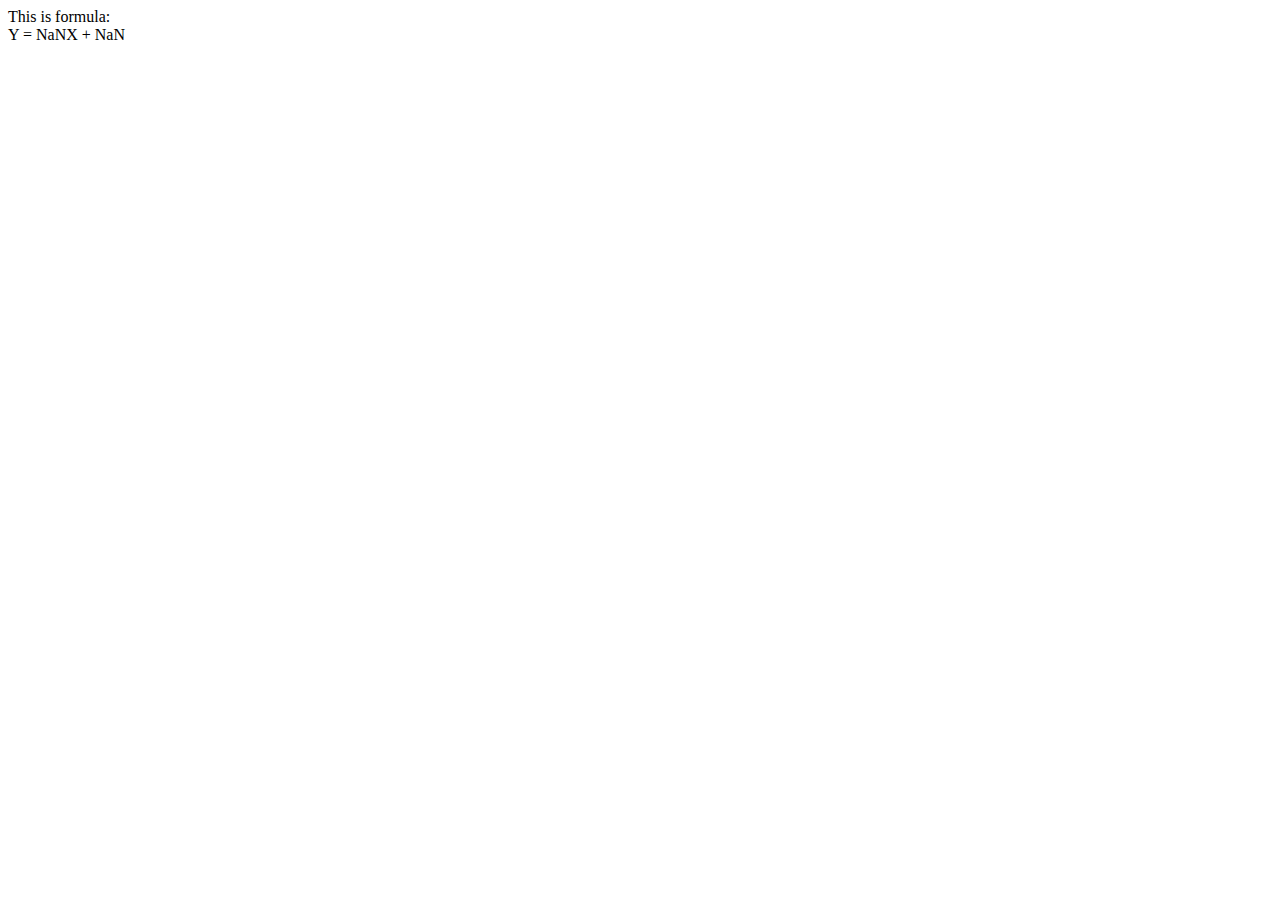
<file: lesson_1/index.html>
<!DOCTYPE html>
<html>
<head>
	<meta charset="utf-8">
	<meta name="viewport" content="width=device-width, initial-scale=1">
	<title>Homework</title>
</head>

<body>


	<script src="js/task1.js"></script>
	<!-- commented other scripts
  <script src="js/task2.js"></script>
  <script src="js/task3.js"></script>
  <script src="js/task4.js"></script>
  <script src="js/task5.js"></script>
	-->

</body>
</html>
</file>
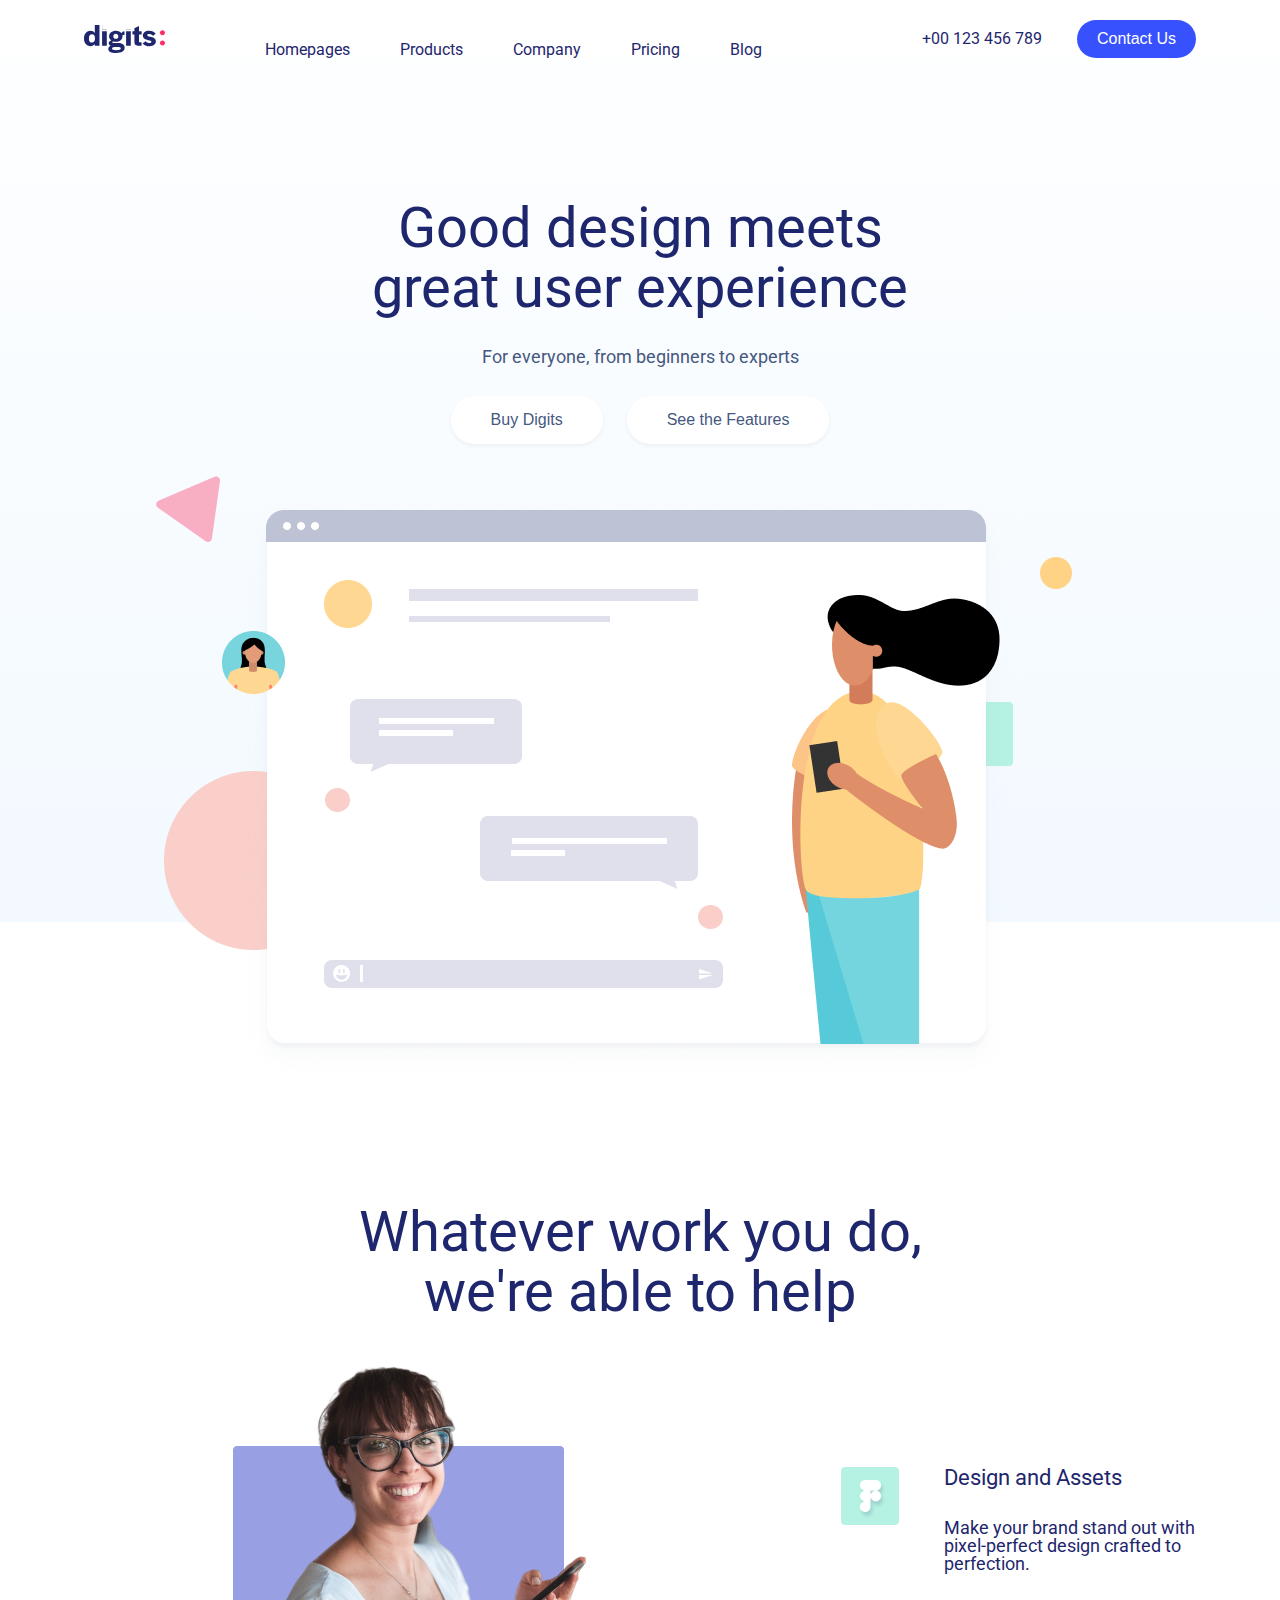
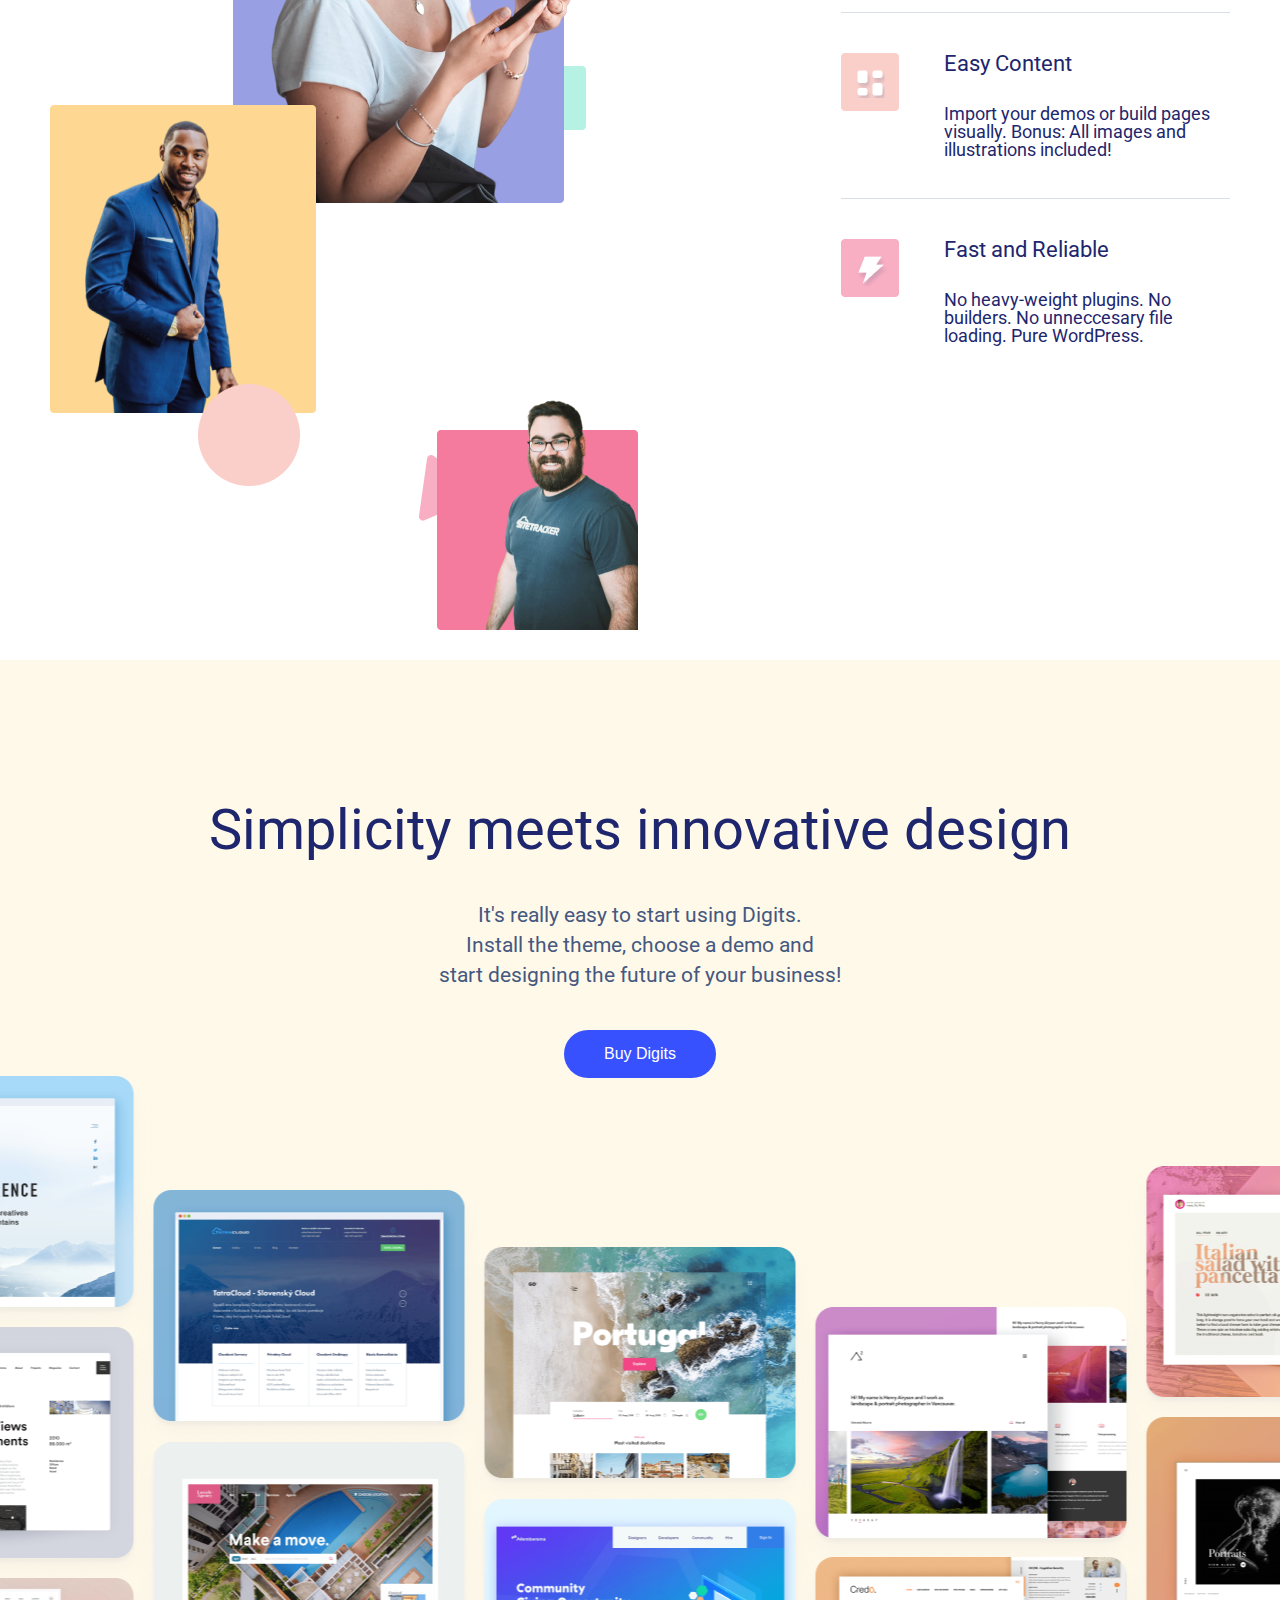
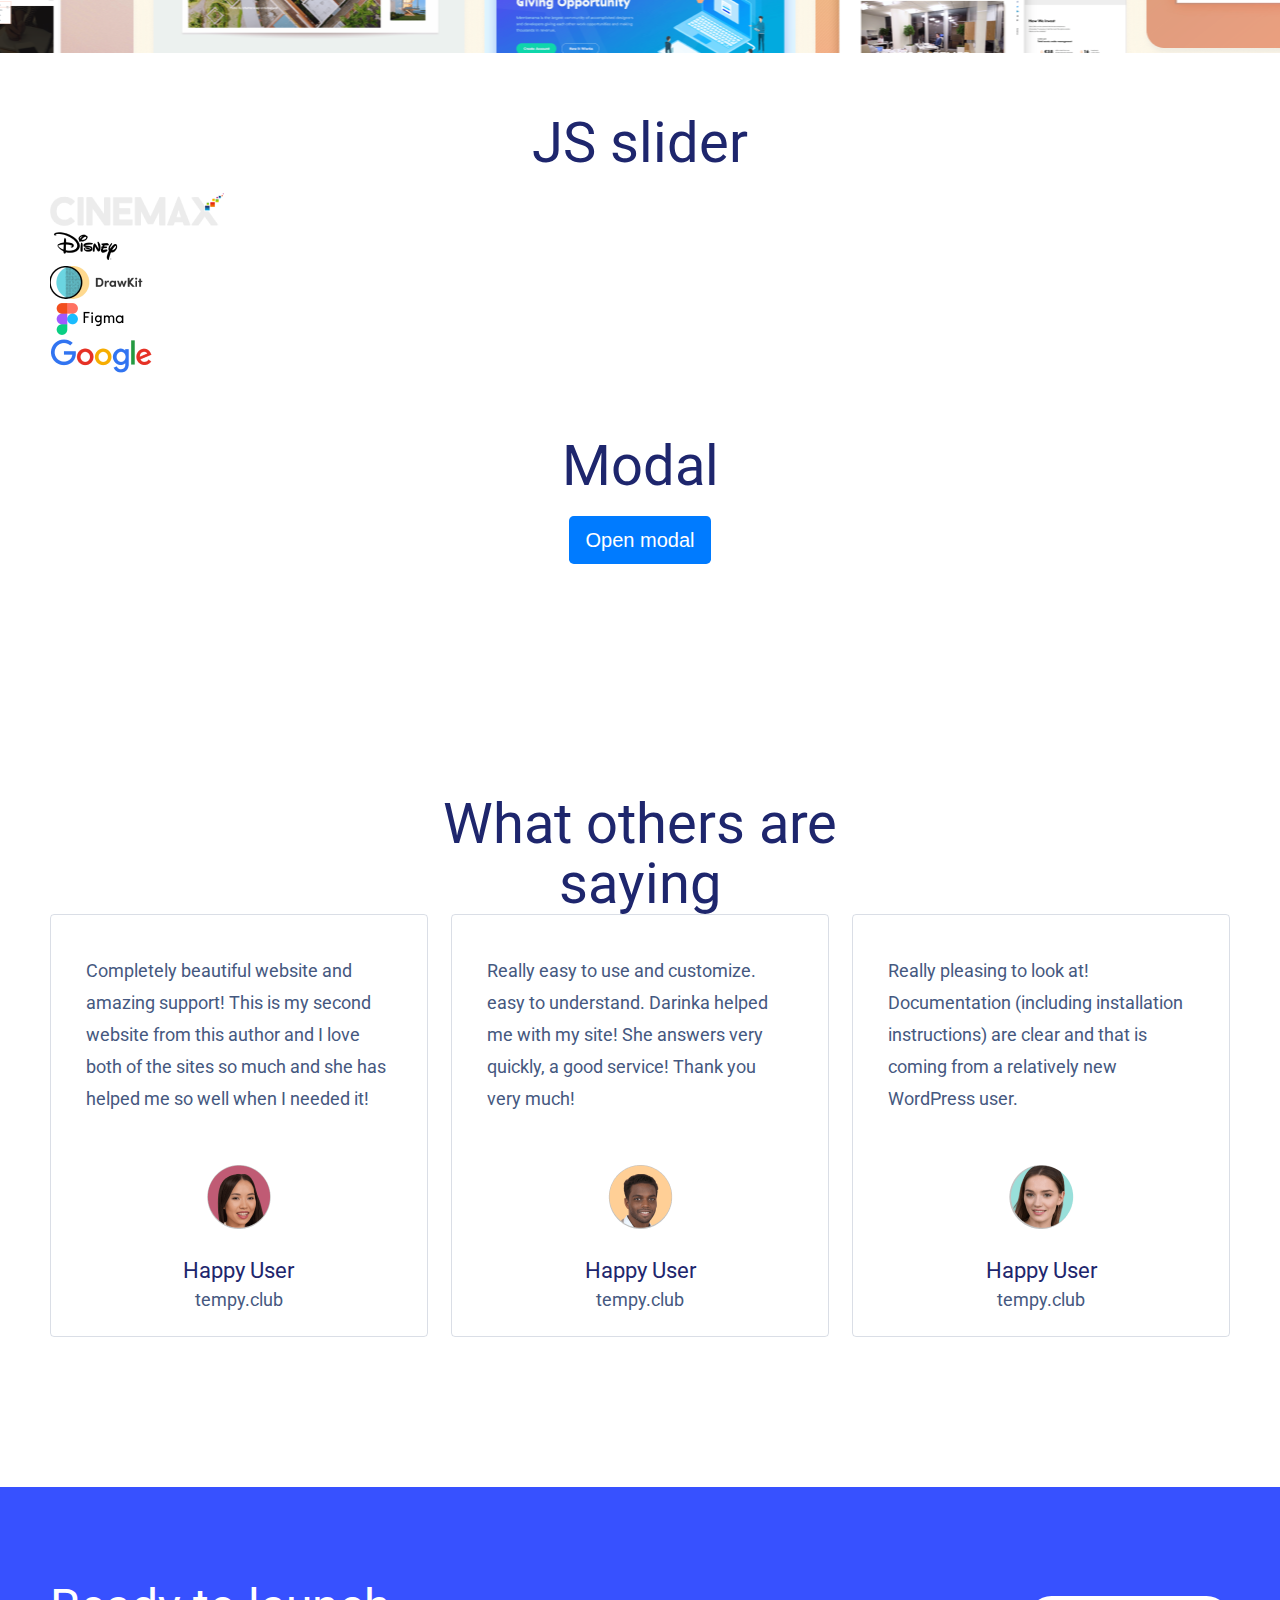
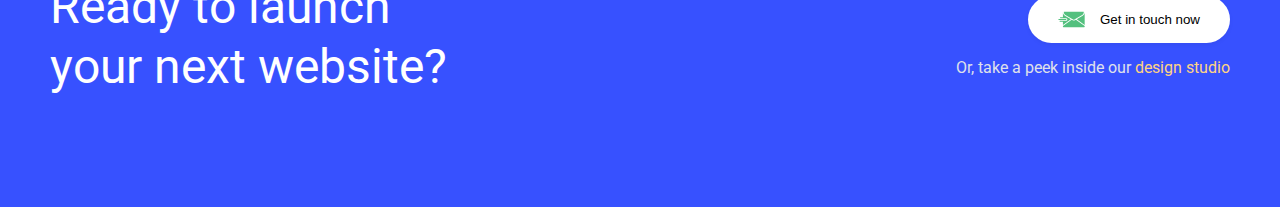
<file: Project/index.html>
<!DOCTYPE html>
<html lang="en">

<head>
    <meta charset="UTF-8">
    <meta name="viewport" content="width=device-width, initial-scale=1.0">

    <!-- Slick CSS -->
    <link rel="stylesheet" type="text/css" href="slick/slick.css"/>
    <link rel="stylesheet" type="text/css" href="slick/slick-theme.css"/>
   
    <link rel="stylesheet" href="css/reset.css">
    <link rel="stylesheet" href="css/style.css">
    <link rel="preconnect" href="https://fonts.gstatic.com">
    <link href="https://fonts.googleapis.com/css2?family=Roboto:wght@400;700&display=swap" rel="stylesheet">
    <title>Project JS</title>

</head>

<body>
    <div class="header">
        <div class="container">
            <div class="header__inner">
                <img class="header__logo" src="img/header/logo.svg" alt="">

                <ul class="header__menu">
                    <li class="header__menu-item"><a href="#" class="header__menu-link">Homepages</a></li>
                    <li class="header__menu-item"><a href="#" class="header__menu-link">Products</a></li>
                    <li class="header__menu-item"><a href="#" class="header__menu-link">Company</a></li>
                    <li class="header__menu-item"><a href="#" class="header__menu-link">Pricing</a></li>
                    <li class="header__menu-item"><a href="#" class="header__menu-link">Blog</a></li>
                </ul>

                <a class="header__phone" href="tel:00123456789">
                    +00 123 456 789
                </a>

                <button class="header__btn">
                    Contact Us
                </button>
            </div>
        </div>
    </div>

    <div class="hero">
        <div class="container">
            <div class="hero__inner">
                <p class="title hero__inner-title">
                    Good design meets<br>
                    great user experience
                </p>
                <p class="hero__inner-text">
                    For everyone, from beginners to experts
                </p>
                <button class="hero__inner-btn">
                    Buy Digits
                </button>
                <button class="hero__inner-btn">
                    See the Features
                </button>

                <img class="hero__inner-img" src="img/hero/header-girl.png" alt="">
            </div>
        </div>
    </div>

    <div class="about">
        <div class="container">
            <div class="about__inner">
                <p class="title about__inner-title">
                    Whatever work you do,<br>we're able to help
                </p>
                <div class="about__inner-content">
                    <div class="about__content-left">
                        <img src="img/about/about.png" alt="">
                    </div>

                    <div class="about__content-right">
                        <ul class="about__content-list">
                            <li class="about__content-item">
                                <img src="img/about/1.png" alt="" class="">
                                <div>
                                    <p class="about__content-title">
                                        Design and Assets
                                    </p>
                                    <p class="about__content-text">
                                        Make your brand stand out with pixel-perfect design crafted to perfection.
                                    </p>
                                </div>
                            </li>
                            <li class="about__content-item">
                                <img src="img/about/2.png" alt="" class="">
                                <div>
                                    <p class="about__content-title">
                                        Easy Content
                                    </p>
                                    <p class="about__content-text">
                                        Import your demos or build pages visually. Bonus: All images and illustrations included!
                                    </p>
                                </div>
                            </li>
                            <li class="about__content-item">
                                <img src="img/about/3.png" alt="" class="">
                                <div>
                                    <p class="about__content-title">
                                        Fast and Reliable
                                    </p>
                                    <p class="about__content-text">
                                        No heavy-weight plugins. No builders. No unneccesary file loading. Pure WordPress.
                                    </p>
                                </div>
                            </li>
                        </ul>
                    </div>
                </div>
            </div>
        </div>
    </div>

    <div class="portfolio">
        <div class="container">
            <div class="portfolio__inner">
                <p class="title portfolio__title">
                    Simplicity meets innovative design
                </p>
                <p class="portfolio__text">
                    It's really easy to start using Digits.<br>
                    Install the theme, choose a demo and<br>
                    start designing the future of your business!
                </p>
                <button class="portfolio__buy-btn">
                    Buy Digits
                </button>

            </div>
        </div>
    </div>

    <div class="test-slider">
        <div class="container">
            <div class="row">
                <div class="col-lg-12">
                    <p class="title">
                        JS slider
                    </p>
                    <div class="js-slider">
                        <div><img src="./img/logo/cinema-x.png" alt=""></div>
                        <div><img src="./img/logo/disney.png" alt=""></div>
                        <div><img src="./img/logo/draw-kit.png" alt=""></div>
                        <div><img src="./img/logo/figma.png" alt=""></div>
                        <div><img src="./img/logo/google.png" alt=""></div>
                      </div>
                </div>
            </div>
        </div>
    </div>

    <div class="modal-section">
        <div class="container">
            <div class="row">
                <div class="col-lg-12 text-center">
                    <p class="title">Modal</p>
                    <button id="modalBtn" class="btn-modal">Open modal</button>
                </div>
            </div>
        </div>
    </div>

    <!-- The Modal -->
    <div id="myModal" class="modal">

        <!-- Modal content -->
        <div class="modal-content text-center">
            <span class="close">&times;</span>
            <p class="modal-title">Fill in user information</p>
            <!-- <form action=""> page reloads with "form" tag-->
                <input type="text"   class="user-input" id="userName" placeholder="Name:">
                <input type="number" class="user-input" id="userAge"  placeholder="Age:">
                <button onclick="getInfo();" id="btnSubmit"  class="submit">Submit</button>
            <!-- </form> -->
            
        </div>
    
    </div>
                        
            

    <div class="test">
        <div class="container">
            <div class="test__inner">
                <p class="title">
                    What others are<br> saying
                </p>
            
                <ul class="test__list">
                    <li class="test__item">
                        <p class="test__item-text">
                            Completely beautiful website and amazing support! This is my second website from this author and I love both of the sites so much and she has helped me so well when I needed it!
                        </p>
                        <div>
                            <img class="test__item-img" src="img/test/1.png" alt="" >
                            <p class="test__item-name">
                                Happy User
                            </p>
                            <p class="test__item-company">
                                tempy.club
                            </p>
                        </div>
                    </li>
                    <li class="test__item">
                        <p class="test__item-text">
                            Really easy to use and customize. easy to understand. Darinka helped me with my site! She answers very quickly, a good service! Thank you very much!
                        </p>
                        <div>
                            <img class="test__item-img" src="img/test/2.png" alt="" >
                            <p class="test__item-name">
                                Happy User
                            </p>
                            <p class="test__item-company">
                                tempy.club
                            </p>
                        </div>
                    </li>
                    <li class="test__item">
                        <p class="test__item-text">
                            Really pleasing to look at! Documentation (including installation instructions) are clear and that is coming from a relatively new WordPress user.
                        </p>
                        <div>
                            <img class="test__item-img" src="img/test/3.png" alt="" >
                            <p class="test__item-name">
                                Happy User
                            </p>
                            <p class="test__item-company">
                                tempy.club
                            </p>
                        </div>
                    </li>
                </ul>
            </div>
        </div>
    </div>

    <div class="cta">
        <div class="container">
            <div class="cta__inner">
                <p class="cta__text">
                    Ready to launch<br>
                    your next website?
                </p>
                <div class="cta__btn">
                    <button>
                        <img src="img/cta/mail.svg" alt="">
                        <span>
                            Get in touch now
                        </span>
                    </button>
                    <p>
                        Or, take a peek inside our <span>design studio</span> 
                    </p>
                </div>
            </div>
        </div>
    </div>  

    <button onclick="topFunction()" id="myBtn">^</button>
    
    <!-- Slick JS -->
    <script type="text/javascript"  src="https://yastatic.net/jquery/3.3.1/jquery.min.js">
    <script type="text/javascript" src="//code.jquery.com/jquery-migrate-1.2.1.min.js"></script>
    <script type="text/javascript" src="slick/slick.min.js"></script>
    
    <!-- My script file -->
    <script src="script.js"></script> 
				
</body>

</html>
</file>
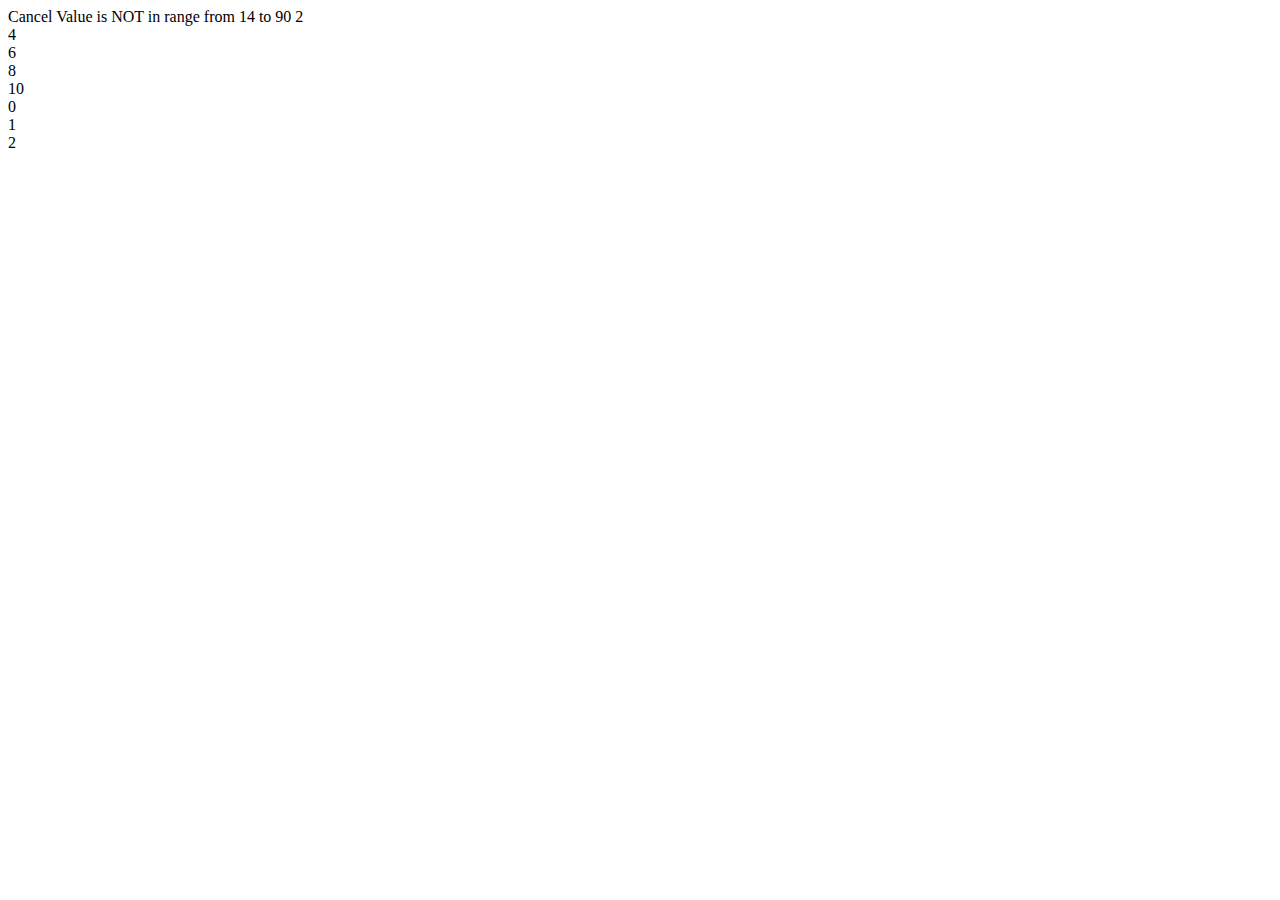
<file: lesson_2/classwork/index.html>
<!DOCTYPE html>
<html>
<head>

	<meta charset="utf-8">
	<meta name="viewport" content="width=device-width, initial-scale=1">
	<title>Classwork 2</title>

</head>

<body>

	
	<script src="./js/script1.js"></script>
	<script src="./js/script2.js"></script>
	<script src="./js/script3.js"></script>
	<script src="./js/script4.js"></script>
	<script src="./js/script5.js"></script>
	<script src="./js/script6.js"></script>
	<script src="./js/script7.js"></script>
	<script src="./js/script8.js"></script>
	<script src="./js/script9.js"></script>
	<script src="./js/script10.js"></script>
	<script src="./js/script11.js"></script>
	<script src="./js/script12.js"></script>
	<script src="./js/script13.js"></script>

</body>
</html>
</file>
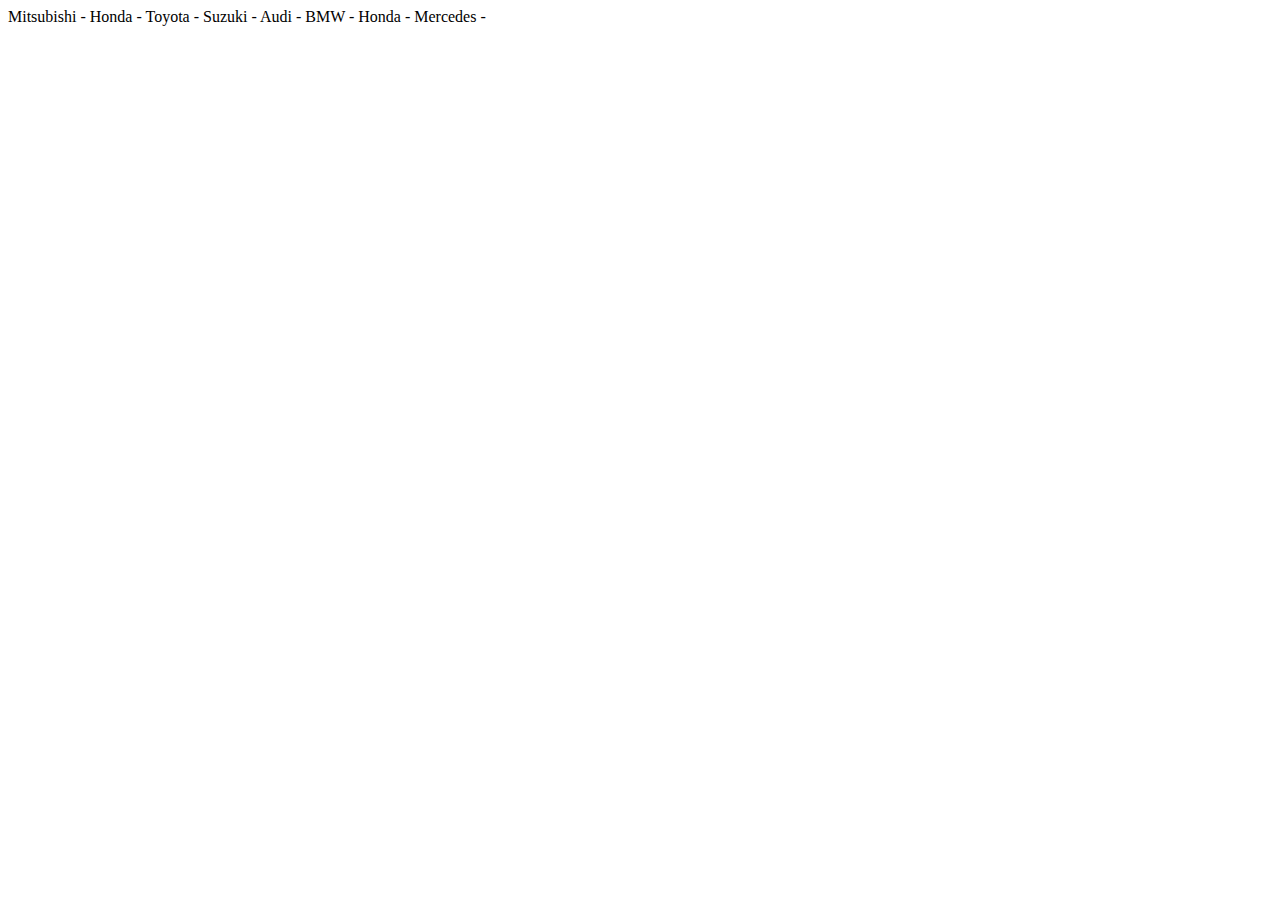
<file: lesson_3/homework/index.html>
<!DOCTYPE html>
<html>
<head>
	<meta charset="utf-8">
	<meta name="viewport" content="width=device-width, initial-scale=1">
	<title>Homework 3</title>
</head>

<body>

	<!-- <script src="js/task1.js"></script> -->
	<script src="js/task2.js"></script>
	<!-- <script src="js/task3.js"></script> -->

</body>
</html>
</file>
<file: Project/css/style.css>
* {
  -webkit-box-sizing: border-box;
          box-sizing: border-box;
}

body {
  font-family: "Roboto", serif;
}

a {
  text-decoration: none;
  color: inherit;
}

ul {
  list-style: none;
}

button {
  outline: none;
  border: none;
}

.container {
  max-width: 1180px;
  margin: 0 auto;
}

.title {
  font-size: 56px;
  line-height: 60px;
  text-align: center;
  color: #1E266D;
}

.header {
  padding-top: 20px;
}

.header__inner {
  display: -webkit-box;
  display: -ms-flexbox;
  display: flex;
  -webkit-box-align: center;
      -ms-flex-align: center;
          align-items: center;
  -webkit-box-pack: center;
      -ms-flex-pack: center;
          justify-content: center;
  color: #1E266D;
}

.header__logo {
  margin-right: 100px;
}

.header__menu {
  display: -webkit-box;
  display: -ms-flexbox;
  display: flex;
  -ms-flex-item-align: end;
      align-self: flex-end;
  margin-right: 160px;
}

.header__menu-item {
  font-size: 16px;
  margin-right: 50px;
  position: relative;
  -webkit-transition: all .5s;
  transition: all .5s;
}

.header__menu-item:hover {
  color: #3442bd;
}

.header__menu-item:hover::before {
  content: "";
  position: absolute;
  left: 65%;
  top: -20px;
  width: 10px;
  height: 6px;
  background-image: url("../img/header/menu-arrow.svg");
  background-repeat: no-repeat;
  background-position: center center;
}

.header__menu-item:last-child {
  margin-right: 0px;
}

.header__phone {
  margin-right: 35px;
}

.header__btn {
  font-size: 16px;
  color: #fff;
  padding: 10px 20px;
  border-radius: 30px;
  background-color: #3751FF;
  -webkit-transition: background-color .3s;
  transition: background-color .3s;
}

.header__btn:hover {
  cursor: pointer;
  background-color: #001eea;
}

.hero {
  color: #1E266D;
  position: relative;
}

.hero__inner {
  padding-top: 140px;
  padding-bottom: 20px;
  text-align: center;
  position: relative;
}

.hero__inner-title {
  margin-bottom: 30px;
}

.hero__inner-text {
  font-size: 18px;
  color: #455880;
  margin-bottom: 30px;
}

.hero__inner > button {
  padding: 15px 40px;
  border-radius: 30px;
  margin-bottom: 30px;
  font-size: 16px;
  -webkit-transition: all .3s;
  transition: all .3s;
}

.hero__inner > button:hover {
  cursor: pointer;
}

.hero__inner-btn {
  color: #455880;
  background-color: #fff;
  -webkit-box-shadow: 0px 2px 4px rgba(0, 0, 0, 0.05);
          box-shadow: 0px 2px 4px rgba(0, 0, 0, 0.05);
  margin-right: 20px;
}

.hero__inner-btn:hover {
  background-color: #3751FF;
  color: #fff;
}

.hero__inner-btn:last-of-type {
  margin-right: 0px;
}

.hero__inner-img {
  display: block;
  margin: 0 auto;
}

.hero::before {
  content: "";
  position: absolute;
  left: 0;
  right: 0;
  bottom: 180px;
  top: 0;
  background: -webkit-gradient(linear, left top, left bottom, from(rgba(242, 249, 255, 0.12)), to(#F2F9FF));
  background: linear-gradient(180deg, rgba(242, 249, 255, 0.12) 0%, #F2F9FF 100%);
}

.logo {
  padding: 50px 0;
}

.logo__inner {
  text-align: center;
}

.logo__inner-title {
  color: #455880;
  opacity: 50%;
  margin-bottom: 50px;
}

.logo__inner-list {
  display: -webkit-box;
  display: -ms-flexbox;
  display: flex;
  -webkit-box-pack: justify;
      -ms-flex-pack: justify;
          justify-content: space-between;
  -webkit-box-align: center;
      -ms-flex-align: center;
          align-items: center;
}

.logo__inner-item {
  opacity: 60%;
  -webkit-transition: all .3s;
  transition: all .3s;
}

.logo__inner-item:hover {
  opacity: 100%;
  cursor: pointer;
}

.about {
  padding-top: 100px;
  padding: 100px 0 30px;
}

.about__inner-title {
  margin-bottom: 35px;
}

.about__inner-content {
  display: -webkit-box;
  display: -ms-flexbox;
  display: flex;
  -webkit-box-pack: justify;
      -ms-flex-pack: justify;
          justify-content: space-between;
  width: 100%;
}

.about__content-left {
  margin-right: 50px;
  position: relative;
}

.about__content-left > img {
  display: block;
}

.about__content-right {
  width: 33%;
  position: relative;
  right: 0px;
}

.about__content-list {
  margin-top: 110px;
}

.about__content-item {
  display: -webkit-box;
  display: -ms-flexbox;
  display: flex;
  position: relative;
  margin-bottom: 40px;
}

.about__content-item > img {
  display: block;
  -ms-flex-item-align: start;
      align-self: flex-start;
  margin-right: 45px;
}

.about__content-item::after {
  content: "";
  position: absolute;
  left: 0;
  right: 0;
  bottom: 0;
  height: 1px;
  border-bottom: 1px solid rgba(69, 88, 128, 0.2);
}

.about__content-item:last-child {
  margin-bottom: 0;
}

.about__content-item:last-child::after {
  border: none;
}

.about__content-title {
  font-size: 22px;
  color: #1E266D;
  margin-bottom: 30px;
}

.about__content-text {
  font-size: 18px;
  color: #1E266D;
  margin-bottom: 40px;
}

.portfolio {
  padding-top: 140px;
  padding-bottom: 575px;
  background-color: #FFF9EA;
  background-image: url("../img/portfolio/portfolio-bg.png");
  background-repeat: no-repeat;
  background-position: center bottom -195px;
}

.portfolio__inner {
  text-align: center;
}

.portfolio__title {
  margin-bottom: 40px;
}

.portfolio__text {
  color: #455880;
  font-size: 21px;
  line-height: 30px;
  margin-bottom: 40px;
}

.portfolio__buy-btn {
  font-size: 16px;
  padding: 15px 40px;
  color: #fff;
  background-color: #3751FF;
  border-radius: 30px;
  -webkit-transition: all .3s;
  transition: all .3s;
}

.portfolio__buy-btn:hover {
  cursor: pointer;
  background-color: #001eea;
}

.test {
  padding-top: 230px;
  padding-bottom: 150px;
}

.test__list {
  display: -webkit-box;
  display: -ms-flexbox;
  display: flex;
  -webkit-box-pack: justify;
      -ms-flex-pack: justify;
          justify-content: space-between;
}

.test__item {
  display: -webkit-box;
  display: -ms-flexbox;
  display: flex;
  -webkit-box-orient: vertical;
  -webkit-box-direction: normal;
      -ms-flex-direction: column;
          flex-direction: column;
  -webkit-box-pack: justify;
      -ms-flex-pack: justify;
          justify-content: space-between;
  border: 1px solid rgba(69, 88, 128, 0.2);
  border-radius: 4px;
  text-align: center;
  padding: 40px 35px 20px;
  max-width: 32%;
}

.test__item-text {
  text-align: left;
  font-size: 18px;
  line-height: 32px;
  color: #455880;
  margin-bottom: 50px;
}

.test__item-img {
  margin-bottom: 25px;
}

.test__item-name {
  font-size: 22px;
  line-height: 27px;
  color: #1E266D;
}

.test__item-company {
  font-size: 18px;
  line-height: 32px;
  color: #455880;
}

.cta {
  background-color: #3751FF;
  padding-top: 90px;
  padding-bottom: 110px;
}

.cta__inner {
  display: -webkit-box;
  display: -ms-flexbox;
  display: flex;
  -webkit-box-pack: justify;
      -ms-flex-pack: justify;
          justify-content: space-between;
  -webkit-box-align: center;
      -ms-flex-align: center;
          align-items: center;
}

.cta__text {
  font-size: 48px;
  line-height: 60px;
  color: #FFFFFF;
}

.cta__btn {
  text-align: right;
}

.cta__btn button {
  display: -webkit-inline-box;
  display: -ms-inline-flexbox;
  display: inline-flex;
  -webkit-box-align: center;
      -ms-flex-align: center;
          align-items: center;
  padding: 15px 30px;
  margin-bottom: 15px;
  border-radius: 30px;
  background-color: #fff;
  -webkit-box-shadow: 0px 2px 4px rgba(0, 0, 0, 0.05);
          box-shadow: 0px 2px 4px rgba(0, 0, 0, 0.05);
  cursor: pointer;
}

.cta__btn button img {
  margin-right: 15px;
}

.cta__btn p {
  font-size: 16px;
  line-height: 20px;
  text-align: right;
  color: #DFE0EB;
}

.cta__btn p span {
  color: #FED385;
  cursor: pointer;
}


/* Riyaka styles */

/* Back to Top */
#myBtn {
  display: none;
  position: fixed;
  bottom: 20px;
  right: 30px;
  z-index: 99;
  font-size: 30px;
  font-weight: 800;
  border: none;
  outline: none;
  background-color: #ffd892;
  color: #3751FF;
  cursor: pointer;
  padding: 10px 15px 5px 15px;
  border-radius: 4px;
}

#myBtn:hover {
  color: #ffd892;
  background-color: #3751FF;
  border: 1px solid white;
}

/* Slider */
.test-slider .title, .modal-section .title  {
  margin-top: 60px;
  margin-bottom: 20px;
}

.slick-slide img {
  padding: 40px 1px;
  margin: 0 auto;
}


.slick-prev:before, .slick-next:before {
  font-size: 30px;
  color: #3751FF;
}

/* Modal */

.btn-modal {
  padding: 0.5rem 1rem;
  cursor: pointer;
  font-size: 1.25rem;
  line-height: 1.5;
  border-radius: 0.3rem;
  color: #fff;
  background-color: #007bff;
  border-color: #007bff;
  display: inline-block;
  font-weight: 400;
  text-align: center;
  white-space: nowrap;
  vertical-align: middle;
  user-select: none;
  border: 1px solid transparent;
  transition: color .15s ease-in-out,background-color .15s ease-in-out,border-color .15s ease-in-out,box-shadow .15s ease-in-out;
}

.text-center {
  text-align: center;
}

/* The Modal (background) */
.modal {
  display: none;  
  position: fixed;  
  z-index: 1;  
  padding-top: 100px;  
  left: 0;
  top: 0;
  width: 100%;  
  height: 100%;  
  overflow: auto;  
  background-color: rgb(0,0,0);  
  background-color: rgba(0,0,0,0.4);  
}

/* Modal Content */
.modal-content {
  background-color: #fefefe;
  margin: auto;
  padding: 20px;
  border: 0px solid white;
  width: 80%;
  border-radius: 30px;
  padding-bottom: 50px;
}

/* The Close Button */
.close {
  color: #aaaaaa;
  float: right;
  font-size: 28px;
  font-weight: bold;
}

.close:hover,
.close:focus {
  color: #000;
  text-decoration: none;
  cursor: pointer;
}

#myModal .modal-title {
  font-size: 56px;
  line-height: 60px;
  text-align: center;
  color: #1E266D;
  margin: 50px 10px;
}

#myModal .user-input {
  padding: 0.375rem 0.75rem;
  font-size: 1rem;
  line-height: 1.5;
  color: #495057;
  background-color: #fff;
  background-clip: padding-box;
  border: 1px solid #ced4da;
  border-radius: 0.25rem;
  transition: border-color .15s ease-in-out,box-shadow .15s ease-in-out;
  overflow: visible;
  margin: 0;
  margin-right: 10px;
  display: inline-block;
  width: auto;
  vertical-align: middle;
}

#myModal .submit {
  padding: 0.5rem 1rem;
  cursor: pointer;
  font-size: 1.25rem;
  line-height: 1.5;
  border-radius: 0.3rem;
  color: #fff;
  background-color: #007bff;
  border-color: #007bff;
  display: inline-block;
  font-weight: 400;
  text-align: center;
  white-space: nowrap;
  vertical-align: middle;
  user-select: none;
  border: 1px solid transparent;
  transition: color .15s ease-in-out,background-color .15s ease-in-out,border-color .15s ease-in-out,box-shadow .15s ease-in-out;
}
</file>
